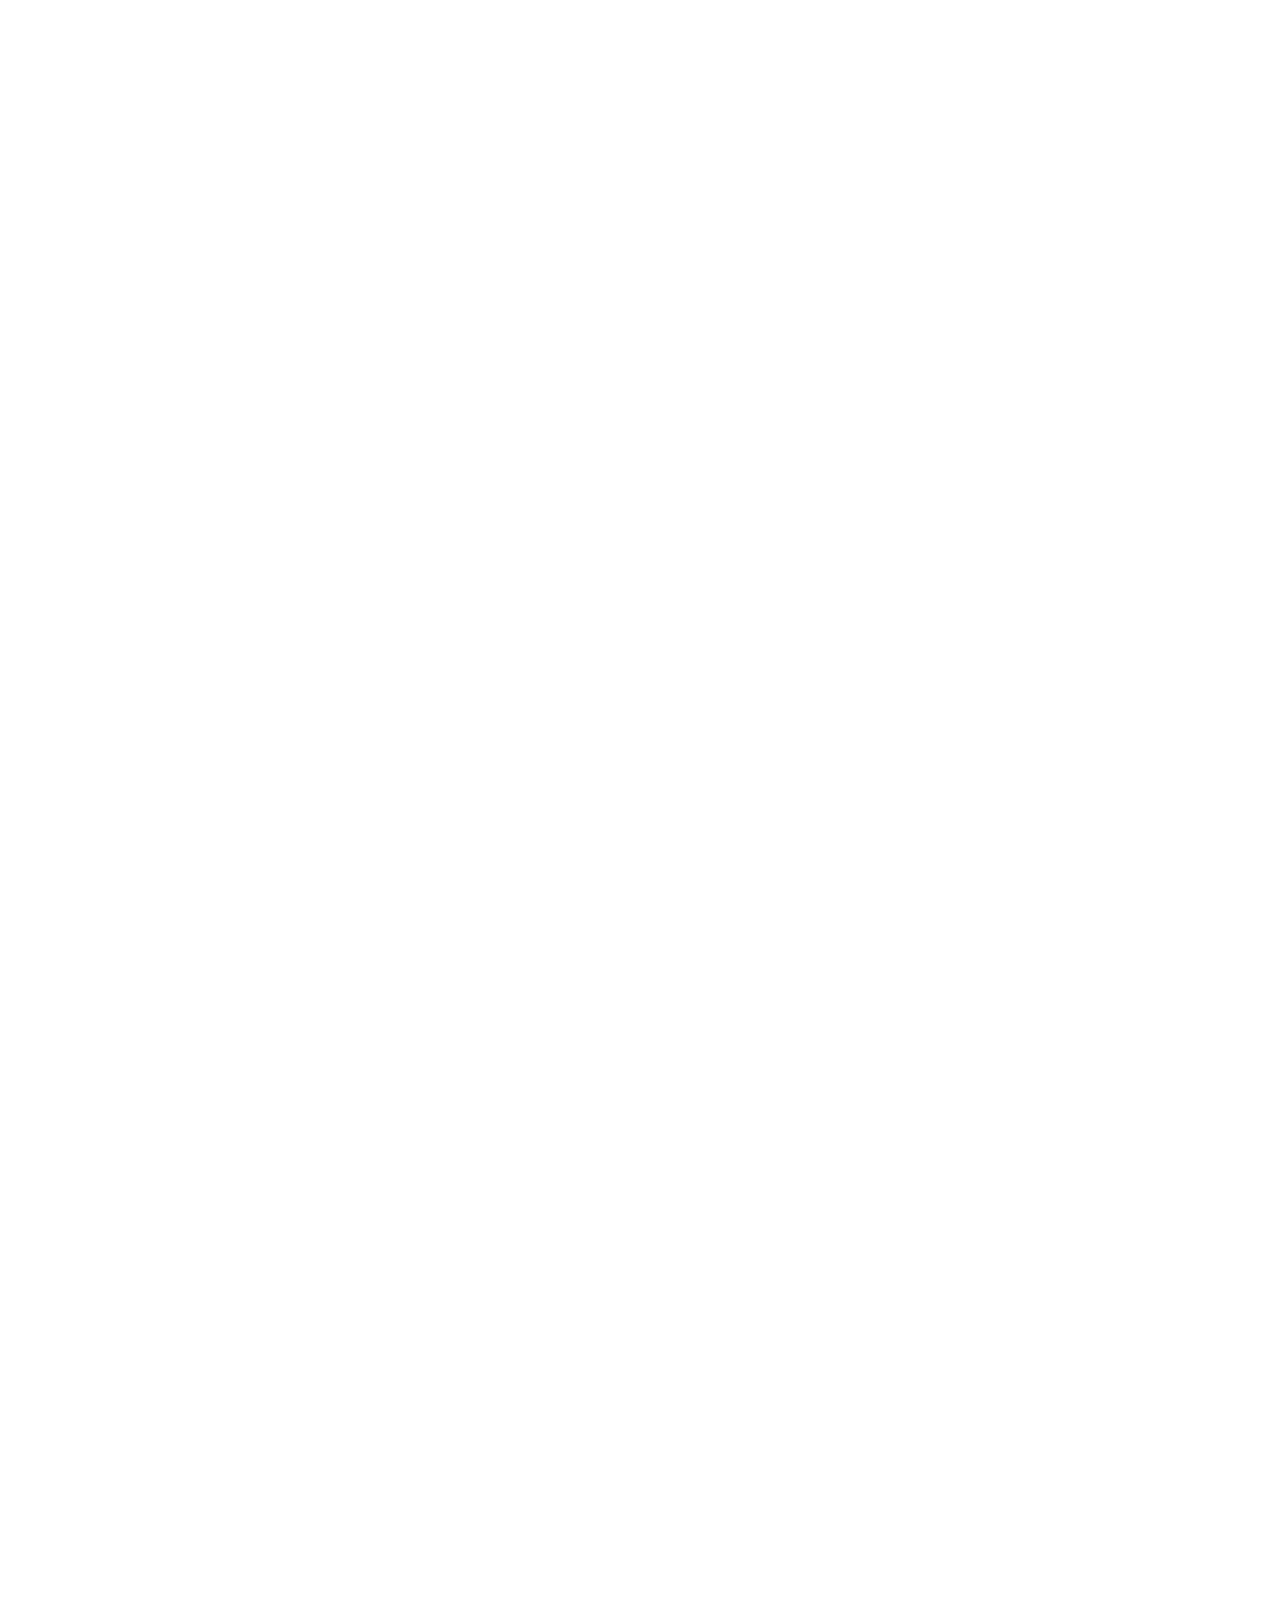
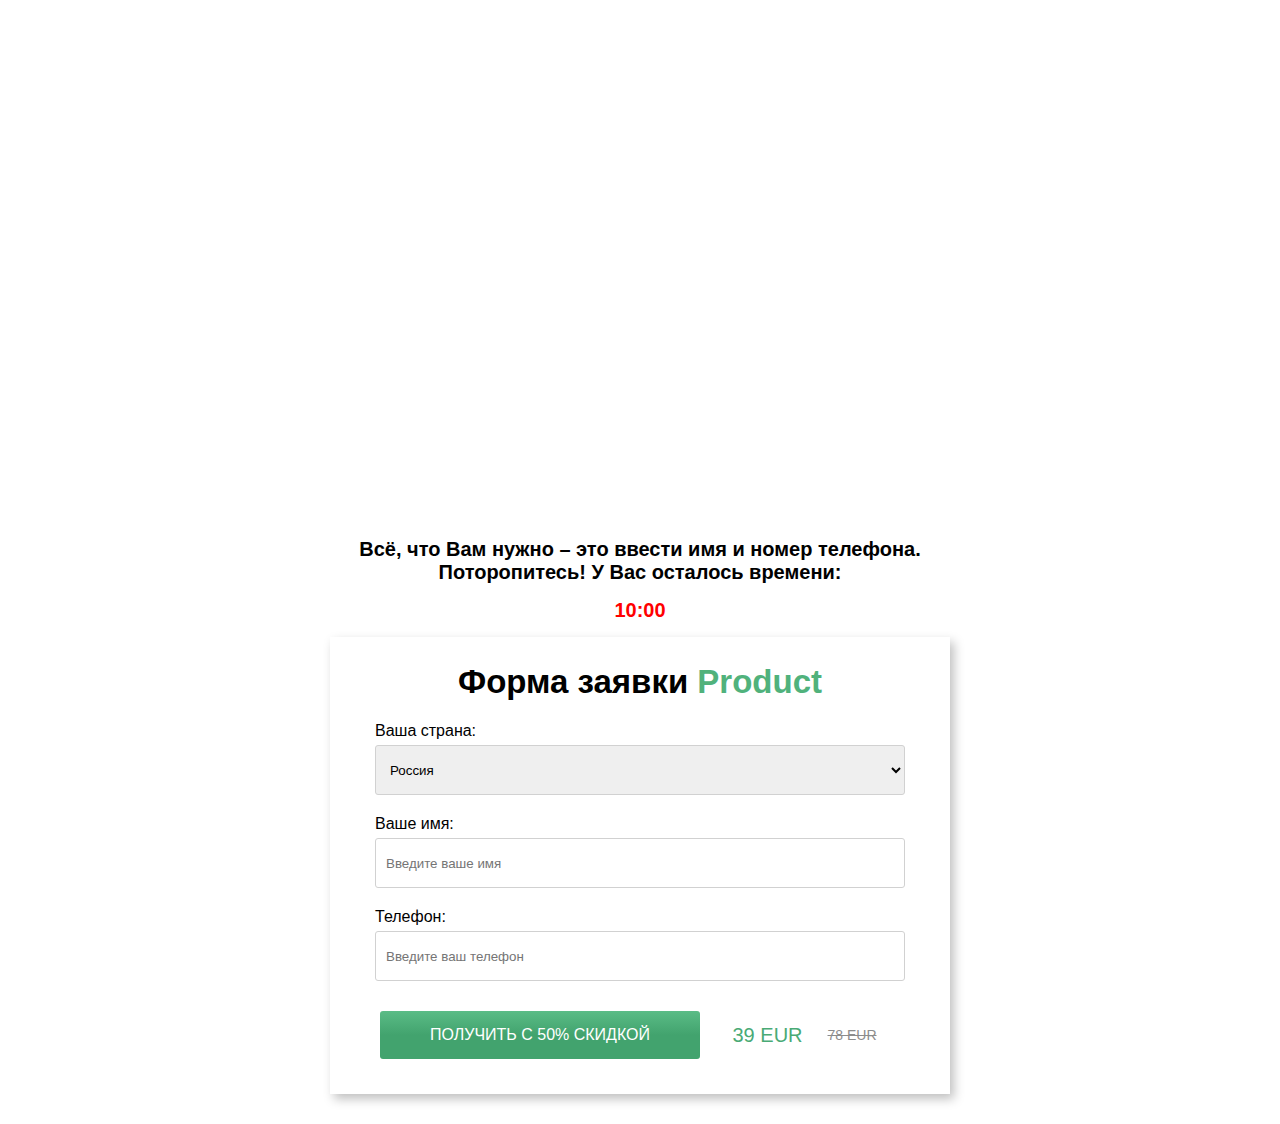
<file: form/index.html>
<!doctype html>
<html lang="en">
<head>
	<meta charset="UTF-8">
	<meta name="viewport" content="width=device-width, user-scalable=no, initial-scale=1.0, maximum-scale=1.0, minimum-scale=1.0">
	<meta http-equiv="X-UA-Compatible" content="ie=edge">
	<title>Document</title>
	<link rel="stylesheet" href="css/style.css">
	<style>
		body {
			padding-top: 2100px;
		}
	</style>
</head>
<body>
<form class="all-form">
	<div class="all-form__time">
		Всё, что Вам нужно – это ввести имя и номер телефона. <span>Поторопитесь! У Вас осталось времени:</span>
		<div class="all-form__count">
			<span class="all-form__min">10</span>:<span class="all-form__sec">00</span>
		</div>
	</div>
	<div class="all-form__body">
		<div class="all-form__title">Форма заявки <span>Product</span></div>
		<div class="all-form__box">
			<div class="all-form__label">
				<span>Ваша страна:</span>
				<select class="all-form__field all-form__select">
					<option selected value="">Россия</option>
					<option value=""></option>
					<option value=""></option>
				</select>
			</div>
			<div class="all-form__label">
				<span>Ваше имя:</span>
				<input class="all-form__field" type="text" placeholder="Введите ваше имя">
			</div>
			<div class="all-form__label">
				<span>Телефон:</span>
				<input class="all-form__field" type="text" placeholder="Введите ваш телефон">
			</div>
		</div>
		<div class="all-form__footer">
			<button class="all-form__btn">Получить с 50% скидкой</button>
			<div class="all-form__prices">
				<div class="all-form__price-new">39 EUR</div>
				<div class="all-form__price-old">78 EUR</div>
			</div>
		</div>
	</div>
</form>

<script src="js/form.js"></script>
</body>
</html>
</file>
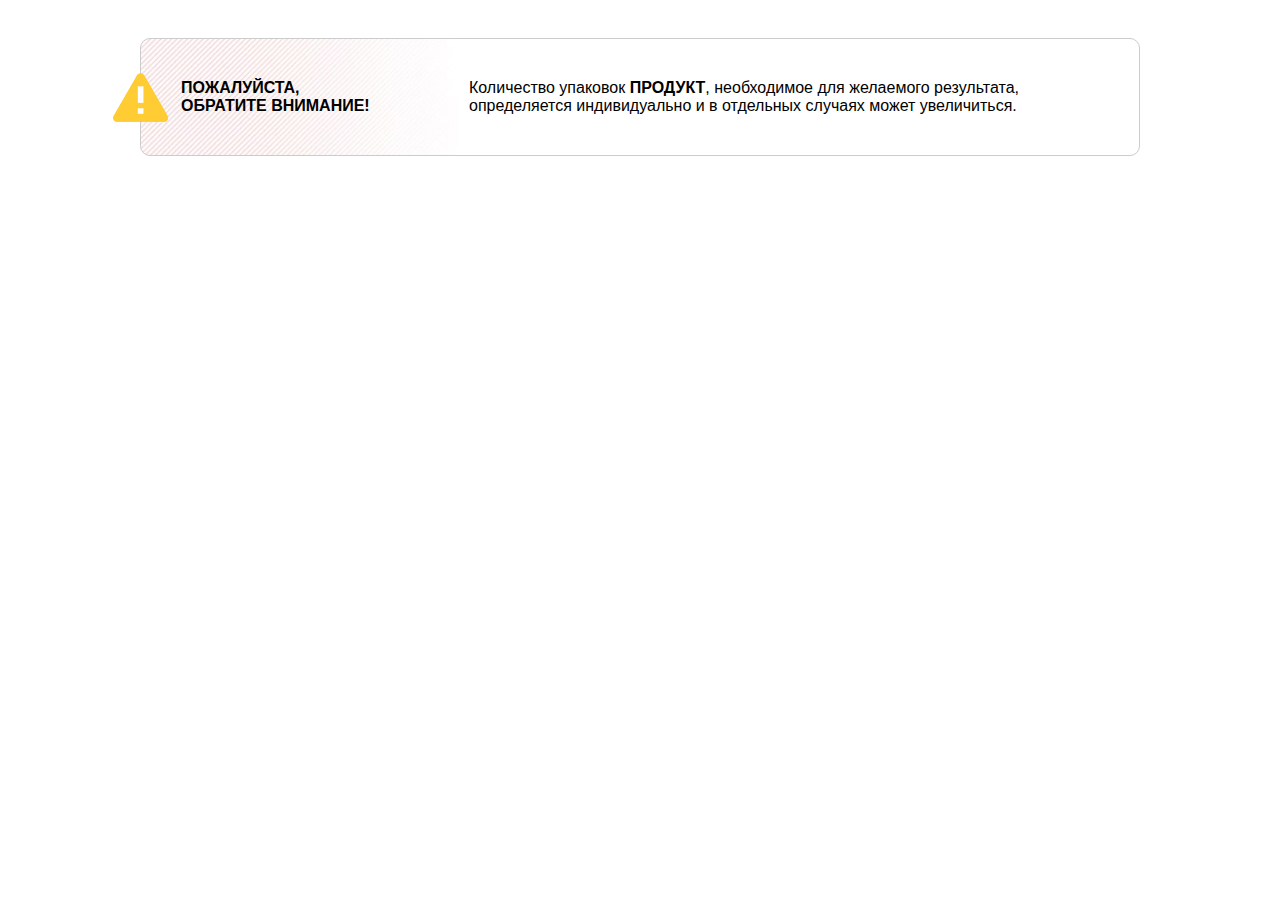
<file: komplektnost/index.html>
<!doctype html>
<html lang="en">
<head>
	<meta charset="UTF-8">
	<meta name="viewport" content="width=device-width, user-scalable=no, initial-scale=1.0, maximum-scale=1.0, minimum-scale=1.0">
	<meta http-equiv="X-UA-Compatible" content="ie=edge">
	<title>Document</title>
	<link rel="stylesheet" href="css/style.css">
</head>
<body>
<section class="alarm">
	<div class="alarm-wrap">
		<div class="alarm-left">
			<h3 class="alarm-title">ПОЖАЛУЙСТА,
				<br>
				ОБРАТИТЕ ВНИМАНИЕ!
			</h3>
		</div>
		<div class="alarm-right">
			<p class="alarm-text">Количество упаковок <b>ПРОДУКТ</b>, необходимое для желаемого результата,
				<span class="text-bold">определяется индивидуально и в отдельных случаях может увеличиться.</span></p>
		</div>
	</div>
</section>
</body>
</html>
</file>
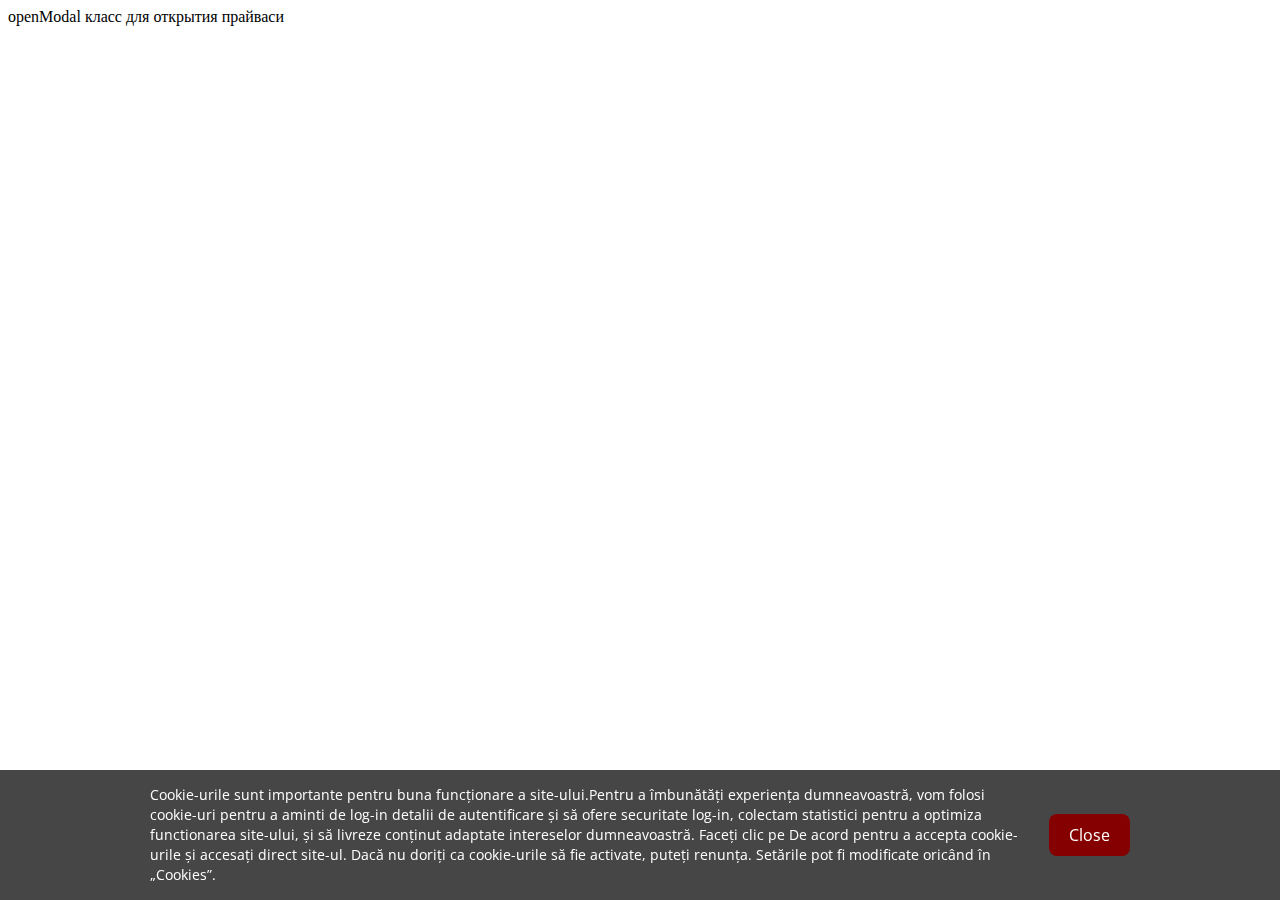
<file: privacy/index.html>
<!DOCTYPE html>
<html lang="en">
<head>
    <meta charset="UTF-8">
    <meta name="viewport" content="width=device-width, initial-scale=1.0">
    <meta http-equiv="X-UA-Compatible" content="ie=edge">
    <title>Document</title>
    <link rel="stylesheet" href="style.css">
</head>
<body>
    <div class="openModal">openModal класс для открытия прайваси</div>
    <div class="privacyAndCoockie">
        <div class="coockie" id="coockie">
            <div class="coockie__wrap">
                <div class="coockie__info">Cookie-urile sunt importante pentru buna funcționare a site-ului.Pentru a îmbunătăți experiența dumneavoastră, vom folosi cookie-uri pentru a aminti de log-in detalii de autentificare și să ofere securitate log-in, colectam statistici pentru a optimiza functionarea site-ului, și să livreze conținut adaptate intereselor dumneavoastră. Faceți clic pe De acord pentru a accepta cookie-urile și accesați direct site-ul. Dacă nu doriți ca cookie-urile să fie activate, puteți renunța. Setările pot fi modificate oricând în „Cookies”.</div>
                <div class="coockie__close" id="coockie__close">Сlose</div>
            </div>
        </div>
        <div class="modal" id="modal">
            <div class="privacy" id="privacy">
                <div class="privacy__content">
                    <div class="privacy__close" id="privacy__close">
                        <span></span>
                        <span></span>
                    </div>
                    <h1>PRIVACY POLICY</h1>
                    <p> The Privacy Policy was updated on June 22, 2020.</p>
                    <p>The privacy is important to MULTITUDE WEALTH LP so we have developed a Privacy Policy that covers how we collect, use, disclose, transfer, and store your personal information.</p>
                    <p>The data controller – MULTITUDE WEALTH LP, registered at</p>
                    <p>Unit 107003 5 Percy Street, Fitzrovia, London, United Kingdom, W1T 1DG</p>
                    <p>E-mail <a href="mailto:info@multitude-wealth.com">info@multitude-wealth.com</a></p>
                    <p>Telephone <a href="tel:+447882853450">+44 7882853450</a></p>
                    <h2>THE PURPOSE OF THE PRIVACY POLICY</h2>
                    <p>The purpose of this Privacy Policy (hereinafter referred as “Policy”) is to inform you as to what information may be collected by MULTITUDE WEALTH LP (hereinafter referred as “the Company”, “we”, “us”, “our”) from you, when you
                        visit our Website (hereinafter referred as “this Website” or “our Website”), how such information will be used by us, with whom such information may be shared, your choices regarding the collection, use, and distribution of such
                        information, your ability to edit, update, correct, or delete such information and the security procedures that we have implemented to protect your privacy.</p>
                    <p>We take all necessary efforts to ensure that our processing of your personal data corresponds the requirements of EU General Data Protection Regulation 2016/679 of the European Parliament and of the Council of 27 April 2016 and the
                        UK Data Protection Act of 2018.</p>
                    <p>By accepting our Privacy Policy, you are confirming that you have read and understand this policy; including how and why we use your information. If you do not want us to collect or process your personal information in the ways
                        described in this policy, please do not use our Website.</p>
                    <h2>THE PERSONAL INFORMATION, WHICH MAY BE COLLECTED</h2>
                    <p>Personal information is data that can be used to identify or contact a single person.</p>
                    <p>We may collect the following information: your name, phone number, e-mail address, delivery information.</p>
                    <p>If you do not want to disclose your personal data to us, please, do not submit it. This means that we will not be able to provide you the service you have requested.</p>
                    <h2>THE NON-PERSONAL INFORMATION, WHICH MAY BE COLLECTED</h2>
                    <p>We also collect data in a form that does not, on its own, permit direct association with any specific individual. The following are some examples of non-personal information that we collect: IP address, browser type, domain name,
                        the date and time of visits, the pages viewed, time spent at our Website etc. This information is collected and analyzed in order to improve the functioning and content of the Website. We may expand the list of personal data
                        requested from you by amending this Policy.</p>
                    <h2>USE OF INFORMATION (PERSONAL AND NON-PERSONAL)</h2>
                    <p>We use information provided by you for a variety of purposes:</p>
                    <p>fulfill your application/order on;</p>
                    <p>understand and meet your needs and preferences;</p>
                    <p>develop new and enhance existing service and product offerings;</p>
                    <p>monitoring and analyzing trends, statistics, usage and activities in connection with our Website;</p>
                    <p>marketing purposes (add you to our email subscription list, send you promotional materials, offers by means of email advertising, direct mail marketing, online banner advertising, etc.);</p>
                    <p>meet legal and regulatory requirements.</p>
                    <p>Non-personally identifiable information may be used to analyze trends and statistics, enhance the Website’s operation, and serve content and advertisements.</p>
                    <h2>PROCESSING</h2>
                    <p>We will process your personal data legally and fairly and not use it outside the purposes of which we have informed you. So far as we are able, we shall ensure that all of your personal data is accurate and up to date. Personal
                        data processing will be carried out the following life cycle (collection, systematization, accumulation, storage, update (update, modify, exploit, distribute), including transfer), depersonalization, blocking, destruction of
                        personal data. </p>
                    <h2>STORAGE OF PERSONAL DATA</h2>
                    <p>Data provided to us is stored in accordance with applicable laws of the jurisdiction of the data subject, at secure locations in EU. We take reasonable steps to ensure that the personal information we collect about you remains
                        accurate, timely, and secure.</p>
                    <p>We are going to store your personal data for 3 years.</p>
                    <h2>TRANSFER OF PERSONAL DATA</h2>
                    <p>We will only transmit your personal data to the party (hereinafter – “party”) who distributes the product that you ordered. The party share your information with the third parties who related to the execution of the order (i.e.
                        call-center, courier services).</p>
                    <p>Information collected by third parties, which may include such things as location data or contact details, is governed by their privacy practices. We encourage you to learn about the privacy practices of those third parties.</p>
                    <h2>DISCLOSURE OF PERSONAL DATA</h2>
                    <p>We may disclose information that we collect about you should we have reason to believe that:</p>
                    <p>it is necessary to identify, contact, or bring legal action against persons or entities who may be causing harm to you, us, or others;</p>
                    <p>it is necessary because of official inquiry of governmental authorities;</p>
                    <p>it is necessary securing compliance with law&#39;s provision or with requirements of judicial proceedings concerning us;</p>
                    <p>we may also disclose information when we believe the law requires it.</p>
                    <h2>RESPONSIBILITY</h2>
                    <p>All employees who collect maintain and/or use personal information are responsible for ensuring that the collection, use and disclosure of this information is carried out in accordance with this Policy and relevant procedures.</p>
                    <h2>ACCESS OR CORRECTIONS TO YOUR INFORMATION</h2>
                    <p>You are able to correct, update or change your personal data provided to us by sending us an e-mail (see “How to contact us”).</p>
                    <p>In addition, you may request us to delete your personal data from our database. Upon your e-mail request to terminate the processing of your personal data, we will terminate processing your personal data. Our contact information is
                        listed below. We will use commercially reasonable efforts to accommodate all such requests.</p>
                    <p>You may also opt out of receiving promotional communications from us at any time by following the instructions in those communications. If you opt out, we may still send you non-promotional communications, such as technical
                        notices, support or administrative notifications or information about changes to this Policy.</p>
                    <p>You also have other rights, which are provided to you by data protection law, including but not limited to: to request access and have free access to your personal data that have been provided to you and that have been subject to
                        processing; to be aware of the amendments made to the terms of this Policy in an efficient manner before the implementation of new amendments or, otherwise, of the new information processing policy; to have easy access to the text
                        of this Policy and its amendments and etc.</p>
                    <p>If you have any request, complaint or claim to us in relation to processing of your personal data by us, please, send it to our contact e-mail from your contact e-mail, which was indicated by you on our Website. Your e-mail should
                        contain:</p>
                    <p>your name and other personal data, which was provided by you to help us to identify you;</p>
                    <p>description of the facts that give rise to the request, claim or complaint and the purpose sought (update, correction or deletion, or fulfillment of duties).</p>
                    <p>We consider all requests from you within 14 days. Before answering the claim, we shall verify your identity and find your personal data in our database. If the claim or information provided is incomplete, we shall request
                        additional information for your identification, which shall be provided by you within 5 days of receipt of the claim to remedy the failures. If you fail to submit the required documentation or information within 5 days of the date
                        of the initial claim, you shall be deemed to have waived the claim. Once your request has been received with complete information, the 14 days’ term will start again. When it is not possible to answer your request within such
                        term, we shall inform you about the reasons for the delay and of the date when your request will be dealt with, which in no case may exceed 30 days following the expiration of the first term.</p>
                    <h2>COOKIES</h2>
                    <p>A cookie is a small piece of data sent from a Website and stored on your computer by your web browser while you are browsing. Cookies allow web applications to respond to you as an individual. The web application can tailor its
                        operations to your needs, likes and dislikes by gathering and remembering information about your preferences.</p>
                    <p>Our Website use cookies to distinguish you from other users of our Websites. This helps us to provide you with a good experience when you browse our Website, to track your online browsing habits on the Internet, allows us to target
                        advertising, which may be interesting to you us and allows us to improve our Website.</p>
                    <p>From cookies we can obtain your IP address, your geo, browser type, domain name, the date and time of visits, the pages viewed, time spent at our Website, etc.</p>
                    <p>Most web browsers are set to accept cookies as a default. You may wish to opt out by turning off cookies (please refer to the help menu on your browser).</p>
                    <h2>THIRD-PARTY LINKS</h2>
                    <p>The Website may contain links to web sites operated and maintained by third parties over which we have no control. Any information you provide to third party websites will be governed under the terms of each website&#39;s privacy
                        policy and we encourage you to investigate and ask questions before disclosing any information to the operators of third-party websites. We bear no responsibility or liability whatsoever for the content, actions, or policies of
                        third-party websites. The inclusion of third-party websites on our Website in no way constitutes an endorsement of such websites&#39; content, actions, or policies. Please, check third-party’s policies before you submit any
                        personal data to these websites.</p>
                    <h2>PROTECTION OF CHILDREN</h2>
                    <p>We understand the importance of taking extra precautions to protect the privacy and safety of children. The Website is a general audience website that is designed or targeted to people at least 18 years of age. We do not knowingly
                        collect, use, or disseminate any personal data from children under the age 18. If, however, we become aware that personal data regarding a child under the age of 18 has been collected on the Website we will make reasonable efforts
                        to delete it from our records immediately.</p>
                    <h2>MODIFICATIONS TO POLICY</h2>
                    <p>This Policy may be amended from time to time. We reserve the right to change this Privacy Policy at any time. Any changes to this Policy will be effective immediately upon posting the latest version on our Website. We will inform
                        you by e-mail about changes, which may be related to purposes of personal data processing, storage terms, personal data receipts and any other essential changes to this Policy. If you disagree with the changes in our Policy,
                        please do not use the Website after the posting of such changes online and withdraw your consent to the processing of personal data by us. By using the Website following the posting of changes to this Policy, you agree to all such
                        changes.</p>
                    <h2>HOW TO CONTACT US</h2>
                    <p>If you have any questions about this Policy, please contact us by</p>
                    <p>e-mail: <a href="mailto:info@multitude-wealth.com">info@multitude-wealth.com</a></p>
                    <p>telephone number: <a href="tel:+447882853450">+44 7882853450</a></p>
                    <p>This Privacy Policy is effective on June 22, 2020.</p>
                </div>
            </div>
        </div>
    </div>


    <script>
    /*
        1. вешаем на любой элемент class="openModal" и по клику на этот элемент будут открываться privacy
        2. запускаем функцию privacyAndCoockie('modal', 'privacy', 'privacy__close', 'openModal', 'coockie', 'coockie__close')
        пояснительная бригада
        modal          - это у нас обертка с прайвасями
        privacy        - это у нас сами прайваси
        privacy__close - это у нас крестик который закрывает прайваси
        openModal      - это у нас элемент который открывает прайваси
        coockie        - это у нас блок с куками
        coockie__close - это у нас элемент который закрывает куки
    */

        privacyAndCoockie('modal', 'privacy', 'privacy__close', 'openModal', 'coockie', 'coockie__close');

        function privacyAndCoockie (modal, privacy, privacy__close, openModal, coockie, coockie__close) {
            modal          = document.getElementById(modal);
            privacy        = document.getElementById(privacy);
            coockie__close = document.getElementById(coockie__close);
            privacy__close = document.getElementById(privacy__close);
            coockie        = document.getElementById(coockie);
            openModal      = document.getElementsByClassName(openModal);
            body           = document.getElementsByTagName('body');

            for (var i = 0; i < openModal.length; i++) {
                openModal[i].onclick = function() {
                    modal.style.display = 'block';
                    body[0].style.overflow = 'hidden';
                };
            };

            privacy__close.onclick = function() {
                modalHide();
            };

            modal.onclick = function(e) {
                if (!privacy.contains(e.target)) {
                    modalHide();
                };
            };

            coockie__close.onclick = function() {
                coockie.style.display = 'none';
            };

            function modalHide() {
                modal.style.display = 'none';
                body[0].style.overflow = 'visible';
            };
        }
    </script>

</body>
</html>
</file>
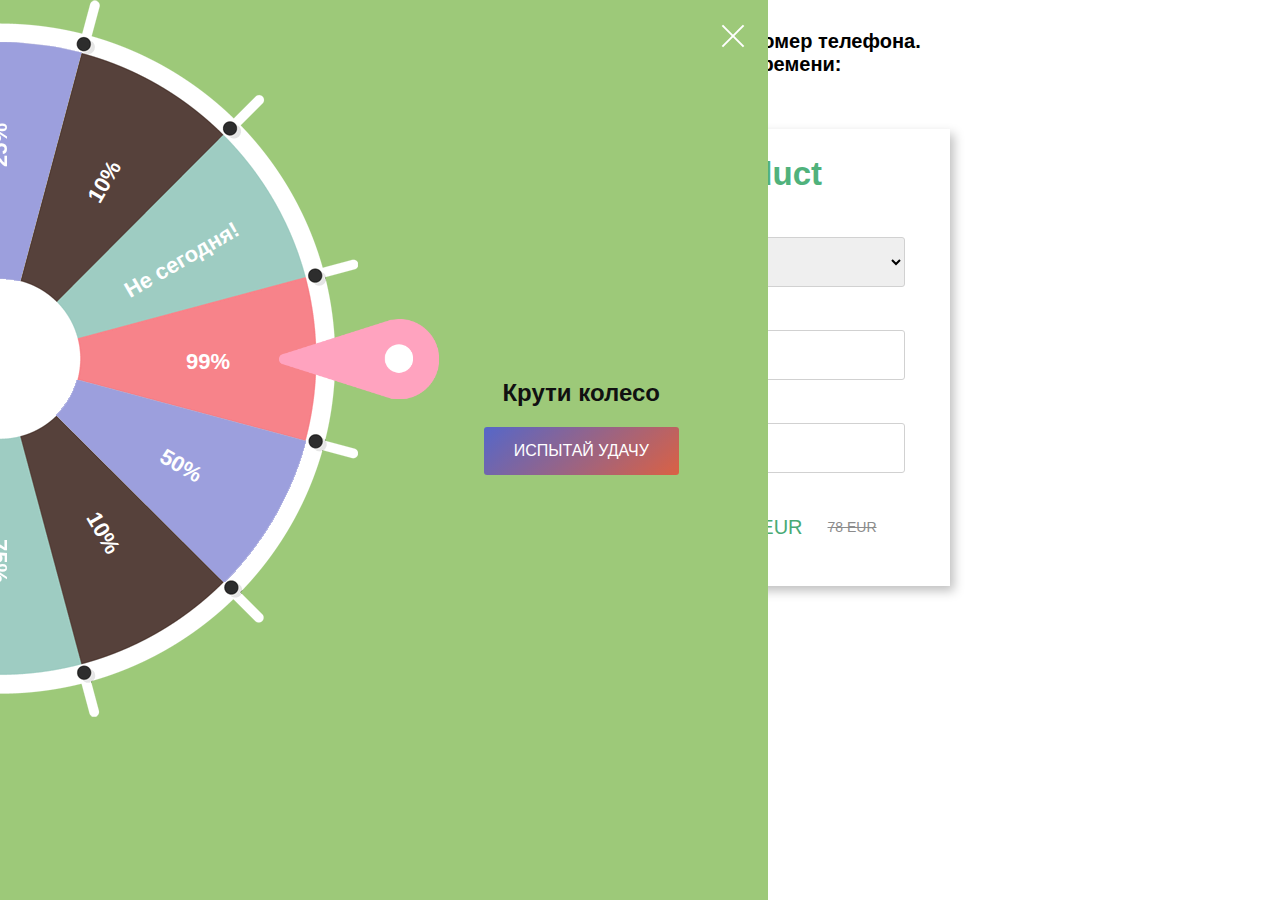
<file: ryle-and-form/index.html>
<!DOCTYPE html>
<html lang="en">

<head>
  <meta charset="UTF-8">
  <meta name="viewport" content="width=device-width, initial-scale=1.0">
  <meta http-equiv="X-UA-Compatible" content="ie=edge">
  <title>Рулетка</title>
  <link rel="stylesheet" href="style.css">
</head>

<body>
<form class="all-form">
  <div class="all-form__time">
    Всё, что Вам нужно – это ввести имя и номер телефона. <span>Поторопитесь! У Вас осталось времени:</span>
    <div class="all-form__count">
      <span class="all-form__min">10</span>:<span class="all-form__sec">00</span>
    </div>
  </div>
  <div class="all-form__body">
    <div class="all-form__title">Форма заявки <span>Product</span></div>
    <div class="all-form__box">
      <div class="all-form__label">
        <span>Ваша страна:</span>
        <select class="all-form__field all-form__select">
          <option selected value="">Россия</option>
          <option value=""></option>
          <option value=""></option>
        </select>
      </div>
      <div class="all-form__label">
        <span>Ваше имя:</span>
        <input class="all-form__field" type="text" placeholder="Введите ваше имя">
      </div>
      <div class="all-form__label">
        <span>Телефон:</span>
        <input class="all-form__field" type="text" placeholder="Введите ваш телефон">
      </div>
    </div>
    <div class="all-form__footer">
      <button class="all-form__btn">Получить с 50% скидкой</button>
      <div class="all-form__prices">
        <div class="all-form__price-new">39 EUR</div>
        <div class="all-form__price-old">78 EUR</div>
      </div>
    </div>
  </div>
</form>

<div class="ryle">
  <div class="ryle__close"><span></span><span></span></div>
  <div class="ryle__box">
    <div class="ryle__media">
      <div class="ryle__item">10%</div>
      <div class="ryle__item">Не сегодня!</div>
      <div class="ryle__item">99%</div>
      <div class="ryle__item">50%</div>
      <div class="ryle__item">10%</div>
      <div class="ryle__item">75%</div>
      <div class="ryle__item">0%</div>
      <div class="ryle__item">50%</div>
      <div class="ryle__item">75%</div>
      <div class="ryle__item">50%</div>
      <div class="ryle__item">0%</div>
      <div class="ryle__item">25%</div>
    </div>
    <div class="ryle__arrow"></div>
  </div>
  <div class="ryle__info">
    <div class="ryle__title">Крути колесо</div>
    <div class="ryle__look">Испытай удачу</div>
    <div class="ryle__discount">
      Ура! Скидка на товар 50%!
    </div>
  </div>
</div>
<script src="jquery.js"></script>
<script src="ryle.js"></script>
</body>

</html>
</file>
<file: form/css/style.css>
.all-form {
	font-family: sans-serif;
	width: 100%;
	max-width: 620px;
	color: #000;
	font-size: 16px;
	margin-right: auto;
	margin-left: auto;
	margin-top: 30px;
	margin-bottom: 30px;
}

.all-form__time {
	text-align: center;
	font-size: 20px;
	font-weight: 700;
}

.all-form__time>span {
	display: block;
}

.all-form__count {
	color: red;
	margin-top: 15px;
}

.all-form__body {
	padding: 25px 45px;
	margin-top: 15px;
	background-color: #fff;
	-webkit-box-shadow: 4px 5px 10px 0px rgba(0, 0, 0, 0.25);
	box-shadow: 4px 5px 10px 0px rgba(0, 0, 0, 0.25);
}

.all-form__title {
	font-size: 33px;
	font-weight: 700;
	text-align: center;
	margin-bottom: 20px;
	line-height: 40px;
}

.all-form__title span {
	color: #50b27c;
}

.all-form__label>span {
	display: block;
	margin-bottom: 5px;
}

.all-form__label+.all-form__label {
	margin-top: 20px;
}

.all-form__field {
	display: block;
	width: 100%;
	height: 50px;
	border: 1px solid #d1d1d1;
	border-radius: 3px;
	padding: 10px;
	-webkit-box-sizing: border-box;
	box-sizing: border-box;
}

.all-form__footer {
	display: -webkit-box;
	display: -ms-flexbox;
	display: flex;
	flex-wrap: wrap;
	-ms-align-items: center;
	-webkit-box-align: center;
	-ms-flex-align: center;
	align-items: center;
	justify-content: center;
	margin-top: 20px;
}

.all-form__btn {
	width: 100%;
	max-width: 320px;
	flex: 1 0 100%;
	padding: 15px 40px;
	border-radius: 3px;
	text-align: center;
	color: #fff;
	text-transform: uppercase;
	margin: 10px 20px 10px 0;
	background-color: #53b57f;
	background: rgb(90, 188, 134);
	background: -o-linear-gradient(top, rgba(90, 188, 134, 1) 0%, rgba(66, 163, 110, 1) 50%);
	background: -webkit-gradient(linear, left top, left bottom, from(rgba(90, 188, 134, 1)), color-stop(50%, rgba(66, 163, 110, 1)));
	background: linear-gradient(180deg, rgba(90, 188, 134, 1) 0%, rgba(66, 163, 110, 1) 50%);
	-webkit-transition: .3s;
	-o-transition: .3s;
	transition: .3s;
	cursor: pointer;
	border: 0;
	font-size: 16px;
}

.all-form__btn:hover {
	text-indent: 10px;
	padding-right: 30px;
	-webkit-box-shadow: inset 10px 0px 20px 0px rgba(0, 0, 0, .4);
	box-shadow: inset 10px 0px 20px 0px rgba(0, 0, 0, .4);
}

.all-form__prices {
	max-width: 180px;
	flex: 1 0 100%;
	display: flex;
	align-items: center;
	justify-content: center;
}

.all-form__price-new {
	margin-right: 15px;
	color: #49aa75;
	font-size: 20px;
	max-width: 80px;
	flex: 1 0 100%;
}

.all-form__price-old {
	font-size: 14px;
	color: #8c8c8c;
	text-decoration: line-through;
	max-width: 60px;
	flex: 1 0 100%;
}

@media (max-width: 576px) {
	.all-form__footer {
		-ms-flex-wrap: wrap;
		flex-wrap: wrap;
		-webkit-box-pack: center;
		-ms-flex-pack: center;
		justify-content: center;
	}

	.all-form__btn {
		margin-right: 0;
		font-size: 15px;
	}

	.all-form__body {
		padding: 25px;
	}
}
</file>
<file: komplektnost/css/style.css>
.alarm {
		font-family: 'Arial', sans-serif;
		width: 100%;
		max-width: 1920px;
		margin: 0 auto;
		padding: 30px;
		box-sizing: border-box;
}

.alarm-wrap {
		max-width: 1000px;
		display: flex;
		flex-wrap: wrap;
		justify-content: space-between;
		align-items: center;
		background: url('../img/alarm-bg.jpg') no-repeat 10% 50%/cover;
		position: relative;
		margin: 0 auto;
		padding: 30px 40px;
		border-radius: 10px;
		border: 1px solid #ccc;
		box-sizing: border-box;
}

.alarm-wrap:before {
		content: '';
		display: block;
		background: url('../img/alarm-before.png') no-repeat center;
		width: 55px;
		height: 49px;
		position: absolute;
		top: 0;
		bottom: 0;
		left: -28px;
		margin: auto;
}

.alarm-left {
		max-width: 210px;
		flex: 1 0 100%;
		margin: 10px 10px 10px 0;
}

.alarm-title {
		font-size: 16px;
		font-weight: 700;
		color: #000;
		margin: 0;
		text-transform: uppercase;
}

.alarm-right {
		font-weight: 400;
		max-width: 630px;
		flex: 1 0 100%;
		margin: 10px 0;
}

.alarm-text {
		margin: 0;
		color: #000;
		font-size: 16px;
}

@media screen and (max-width: 576px) {
		.alarm {
				padding: 30px 10px 30px 40px;
		}
}
</file>
<file: privacy/style.css>
@import url('https://fonts.googleapis.com/css2?family=Open+Sans:wght@400;700&display=swap');

.privacyAndCoockie #privacy.privacy,
.privacyAndCoockie #coockie.coockie,
.privacyAndCoockie #privacy.privacy *,
.privacyAndCoockie #coockie.coockie {
    padding: 0;
    margin: 0;
    background-repeat: no-repeat;
    font-family: 'Open Sans', sans-serif;
    box-sizing: border-box;
}

.privacyAndCoockie #coockie.coockie {
    position: fixed;
    right: 0;
    bottom: 0;
    left: 0;
    z-index: 90;
    background-color: rgba(50, 50, 50, 0.9);
    padding: 15px;
}

.privacyAndCoockie #coockie .coockie__wrap {
    display: flex;
    justify-content: space-between;
    align-items: center;
    width: 100%;
    max-width: 980px;
    margin-right: auto;
    margin-left: auto;
}

.privacyAndCoockie #coockie .coockie__info {
    margin-right: 20px;
    color: #fff;
    font-size: 14px;
    line-height: 20px;
}

.privacyAndCoockie #coockie .coockie__close {
    cursor: pointer;
    padding: 10px 20px;
    border-radius: .5rem;
    background-color: #850000;
    white-space: nowrap;
    color: #fff;
    transition: .3s;
}

.privacyAndCoockie #coockie .coockie__close:hover {
    background-color: red;
}

#modal.modal {
    position: fixed;
    top: 0;
    right: 0;
    bottom: 0;
    left: 0;
    z-index: 100;
    display: none;
    justify-content: center;
    align-items: center;
    width: 100vw;
    height: 100vh;
    background-color: rgba(0, 0, 0, 0.4);
}

.privacyAndCoockie #privacy.privacy {
    position: absolute;
    top: 50%;
    left: 50%;
    transform: translate(-50%, -50%);
    width: 100%;
    max-width: 768px;
    background-color: #fff;
    overflow: hidden;
    padding-bottom: 15px;
    padding-top: 15px;
    text-align: left;
}

.privacyAndCoockie #privacy .privacy__content {
    height: 80vh;
    overflow-y: auto;
    padding: 0 15px 15px 15px;
}

.privacyAndCoockie #privacy .privacy__content h1 {
    margin-right: 35px;
    font-size: 36px;
    color: #454545;
    margin-bottom: 10px;
    line-height: 35px;
    font-weight: 700;
    letter-spacing: 0;
}

.privacyAndCoockie #privacy .privacy__content h2 {
    font-size: 22px;
    color: #727272;
    margin-bottom: 10px;
    line-height: 22px;
    font-weight: 700;
    letter-spacing: 0;
}

.privacyAndCoockie #privacy .privacy__content p {
    font-size: 16px;
    color: #454545;
    margin-bottom: 5px;
    line-height: 20px;
    font-weight: 400;
    letter-spacing: 0;
}

.privacyAndCoockie #privacy .privacy__content a {
    font-size: 16px;
    color: #1017ec;
    margin-bottom: 5px;
    line-height: 20px;
    font-weight: 400;
    text-decoration: underline;
    letter-spacing: 0;
}

.privacyAndCoockie #privacy .privacy__content p + h2 {
    margin-top: 20px;
}

.privacyAndCoockie #privacy .privacy__close {
    position: absolute;
    top: 15px;
    right: 30px;
    width: 30px;
    height: 30px;
    padding: 5px;
    margin-left: auto;
    background-color: #efefef;
    cursor: pointer;
    transition: .3s;
    -webkit-box-sizing: border-box;
    box-sizing: border-box;
}

.privacyAndCoockie #privacy .privacy__close span {
    position: absolute;
    left: 5px;
    top: 50%;
    width: calc(100% - 10px);
    height: 2px;
    background-color: #fff;
    transition: .3s transform;
    margin-top: -1px;
    box-shadow: 0 0 2px #757575;
}

.privacyAndCoockie #privacy .privacy__close:hover {
    background-color: #dadada;
}

.privacyAndCoockie #privacy .privacy__close:hover span:first-child {
    transform: rotate(135deg);
}

.privacyAndCoockie #privacy .privacy__close:hover span:last-child {
    transform: rotate(220deg);
}

.privacyAndCoockie #privacy .privacy__close span:first-child {
    transform: rotate(45deg);
}

.privacyAndCoockie #privacy .privacy__close span:last-child {
    transform: rotate(135deg);
}

@media(max-width: 768px) {
    .privacyAndCoockie #privacy .privacy__close {
        right: 15px;
    }

    .privacyAndCoockie #coockie .coockie__wrap {
        flex-direction: column;
        align-items: flex-start;
    }

    .privacyAndCoockie #coockie .coockie__info {
        margin-right: 0;
        line-height: 18px;
    }

    .privacyAndCoockie #coockie .coockie__close {
        margin-top: 15px;
    }
}
</file>
<file: ryle-and-form/style.css>
.ryle {
    position: fixed;
    top: 0;
    bottom: 0;
    left: 0;
    z-index: 100;
    display: -webkit-box;
    display: -ms-flexbox;
    display: flex;
    width: 830px;
    height: 100vh;
    background-color: #9dc979;
    -webkit-transform: translateX(-100%);
    -ms-transform: translateX(-100%);
    transform: translateX(-100%);
    font-family: sans-serif;
    -webkit-transition: .6s ease-in;
    -o-transition: .6s ease-in;
    transition: .6s ease-in
}

.ryle_active {
    -webkit-transform: translateX(0);
    -ms-transform: translateX(0);
    transform: translateX(0)
}

.ryle__close {
    position: absolute;
    top: 20px;
    right: 20px;
    width: 30px;
    height: 30px;
    cursor: pointer;
    -webkit-transition: .3s;
    -o-transition: .3s;
    transition: .3s
}

.ryle__close:hover {
    -webkit-transform: rotate(90deg);
    -ms-transform: rotate(90deg);
    transform: rotate(90deg)
}

.ryle__close:hover span {
    background-color: #000
}

.ryle__close span {
    position: absolute;
    top: 50%;
    left: 0;
    width: 100%;
    height: 2px;
    background-color: #fff
}

.ryle__close span:first-child {
    -webkit-transform: rotate(45deg);
    -ms-transform: rotate(45deg);
    transform: rotate(45deg)
}

.ryle__close span:last-child {
    -webkit-transform: rotate(-45deg);
    -ms-transform: rotate(-45deg);
    transform: rotate(-45deg)
}

.ryle__box {
    position: relative;
    margin-left: -359px;
    width: 718px;
    height: 718px
}

.ryle__media {
    width: 100%;
    height: 100%;
    position: relative;
    background-image: url("img/bg.png");
    background-repeat: no-repeat;
    -webkit-transition: 5s -webkit-transform;
    transition: 5s -webkit-transform;
    -o-transition: 5s transform;
    transition: 5s transform;
    transition: 5s transform, 5s -webkit-transform
}

.ryle__media_active {
    -webkit-transform: rotate(1290deg) scale(1);
    -ms-transform: rotate(1290deg) scale(1);
    transform: rotate(1290deg) scale(1)
}

.ryle__item {
    position: absolute;
    top: 50%;
    left: 50%;
    padding-left: 40px;
    width: 100%;
    max-width: 300px;
    color: #fff;
    font-weight: 700;
    max-width: 176px;
    text-align: center;
    font-size: 22px
}

.ryle__item:nth-of-type(1) {
    -webkit-transform: rotate(-60deg) translate(143px, -98px);
    -ms-transform: rotate(-60deg) translate(143px, -98px);
    transform: rotate(-60deg) translate(143px, -98px)
}

.ryle__item:nth-of-type(2) {
    -webkit-transform: rotate(-30deg) translate(100px, -60px);
    -ms-transform: rotate(-30deg) translate(100px, -60px);
    transform: rotate(-30deg) translate(100px, -60px)
}

.ryle__item:nth-of-type(3) {
    -webkit-transform: rotate(0deg) translate(80px, -10px);
    -ms-transform: rotate(0deg) translate(80px, -10px);
    transform: rotate(0deg) translate(80px, -10px)
}

.ryle__item:nth-of-type(4) {
    -webkit-transform: rotate(30deg) translate(90px, 45px);
    -ms-transform: rotate(30deg) translate(90px, 45px);
    transform: rotate(30deg) translate(90px, 45px)
}

.ryle__item:nth-of-type(5) {
    -webkit-transform: rotate(60deg) translate(117px, 85px);
    -ms-transform: rotate(60deg) translate(117px, 85px);
    transform: rotate(60deg) translate(117px, 85px)
}

.ryle__item:nth-of-type(6) {
    -webkit-transform: rotate(90deg) translate(169px, 109px);
    -ms-transform: rotate(90deg) translate(169px, 109px);
    transform: rotate(90deg) translate(169px, 109px)
}

.ryle__item:nth-of-type(7) {
    -webkit-transform: rotate(120deg) translate(234px, 100px);
    -ms-transform: rotate(120deg) translate(234px, 100px);
    transform: rotate(120deg) translate(234px, 100px)
}

.ryle__item:nth-of-type(8) {
    -webkit-transform: rotate(150deg) translate(277px, 63px);
    -ms-transform: rotate(150deg) translate(277px, 63px);
    transform: rotate(150deg) translate(277px, 63px)
}

.ryle__item:nth-of-type(9) {
    -webkit-transform: rotate(180deg) translate(297px, 20px);
    -ms-transform: rotate(180deg) translate(297px, 20px);
    transform: rotate(180deg) translate(297px, 20px)
}

.ryle__item:nth-of-type(10) {
    -webkit-transform: rotate(210deg) translate(287px, -47px);
    -ms-transform: rotate(210deg) translate(287px, -47px);
    transform: rotate(210deg) translate(287px, -47px)
}

.ryle__item:nth-of-type(11) {
    -webkit-transform: rotate(240deg) translate(259px, -85px);
    -ms-transform: rotate(240deg) translate(259px, -85px);
    transform: rotate(240deg) translate(259px, -85px)
}

.ryle__item:nth-of-type(12) {
    -webkit-transform: rotate(270deg) translate(207px, -108px);
    -ms-transform: rotate(270deg) translate(207px, -108px);
    transform: rotate(270deg) translate(207px, -108px)
}

.ryle__arrow {
    position: absolute;
    top: 50%;
    margin-top: -40px;
    right: -80px;
    width: 160px;
    height: 80px;
    background-image: url("img/arrow.png");
    background-repeat: no-repeat;
    background-size: cover
}

.ryle__info {
    margin: auto 50px auto auto;
    text-align: center;
    max-width: 275px;
}

.ryle__title {
    margin-bottom: 20px;
    font-weight: 700;
    font-size: 24px;
    text-align: center;
    color: #111
}

.ryle__look {
    display: inline-block;
    padding: 15px 30px;
    background-color: #111;
    color: #fff;
    text-align: center;
    border-radius: 3px;
    cursor: pointer;
    -webkit-transition: .3s;
    -o-transition: .3s;
    transition: .3s;
    text-transform: uppercase;
    background: -o-linear-gradient(313deg, #5567c9, #da6144);background: linear-gradient(137deg, #5567c9, #da6144);
}

.ryle__look:hover {
    background-color: #272727;
    text-indent: 10px;
    padding-right: 20px;
}

.ryle__discount {
    visibility: hidden;
    opacity: 0;
    margin-top: 20px;
    font-size: 22px;
    color: #fff;
    -webkit-transition: .3s;
    -o-transition: .3s;
    transition: .3s;
}

.ryle__discount_active {
    visibility: visible;
    opacity: 1;
}

@media (max-width: 1280px) {
    .ryle {
        width: 768px
    }
}

@media (max-width: 768px) {
    .ryle {
        width: 100vw;
        -webkit-box-orient: vertical;
        -webkit-box-direction: normal;
        -ms-flex-direction: column;
        flex-direction: column;
        overflow-y: auto
    }

    .ryle__box {
        margin-left: -239px;
        min-width: 460px;
        min-height: 460px;
        width: 460px;
        height: 460px
    }

    .ryle__media {
        background-size: cover
    }

    .ryle__info {
        margin-right: 15px
    }

    .ryle__arrow {
        right: -62px;
        width: 100px;
        height: 50px
    }

    .ryle__item {
        font-weight: 400;
        font-size: 11px;
        padding-left: 15px;
        max-width: 129px
    }

    .ryle__item:nth-of-type(1) {
        -webkit-transform: rotate(-60deg) translate(93px, -67px);
        -ms-transform: rotate(-60deg) translate(93px, -67px);
        transform: rotate(-60deg) translate(93px, -67px)
    }

    .ryle__item:nth-of-type(2) {
        -webkit-transform: rotate(-30deg) translate(65px, -43px);
        -ms-transform: rotate(-30deg) translate(65px, -43px);
        transform: rotate(-30deg) translate(65px, -43px)
    }

    .ryle__item:nth-of-type(3) {
        -webkit-transform: rotate(0deg) translate(52px, -13px);
        -ms-transform: rotate(0deg) translate(52px, -13px);
        transform: rotate(0deg) translate(52px, -13px)
    }

    .ryle__item:nth-of-type(4) {
        -webkit-transform: rotate(30deg) translate(59px, 31px);
        -ms-transform: rotate(30deg) translate(59px, 31px);
        transform: rotate(30deg) translate(59px, 31px)
    }

    .ryle__item:nth-of-type(5) {
        -webkit-transform: rotate(60deg) translate(77px, 57px);
        -ms-transform: rotate(60deg) translate(77px, 57px);
        transform: rotate(60deg) translate(77px, 57px)
    }

    .ryle__item:nth-of-type(6) {
        -webkit-transform: rotate(90deg) translate(110px, 73px);
        -ms-transform: rotate(90deg) translate(110px, 73px);
        transform: rotate(90deg) translate(110px, 73px)
    }

    .ryle__item:nth-of-type(7) {
        -webkit-transform: rotate(120deg) translate(154px, 67px);
        -ms-transform: rotate(120deg) translate(154px, 67px);
        transform: rotate(120deg) translate(154px, 67px)
    }

    .ryle__item:nth-of-type(8) {
        -webkit-transform: rotate(150deg) translate(182px, 41px);
        -ms-transform: rotate(150deg) translate(182px, 41px);
        transform: rotate(150deg) translate(182px, 41px)
    }

    .ryle__item:nth-of-type(9) {
        -webkit-transform: rotate(180deg) translate(195px, 14px);
        -ms-transform: rotate(180deg) translate(195px, 14px);
        transform: rotate(180deg) translate(195px, 14px)
    }

    .ryle__item:nth-of-type(10) {
        -webkit-transform: rotate(210deg) translate(189px, -30px);
        -ms-transform: rotate(210deg) translate(189px, -30px);
        transform: rotate(210deg) translate(189px, -30px)
    }

    .ryle__item:nth-of-type(11) {
        -webkit-transform: rotate(240deg) translate(171px, -56px);
        -ms-transform: rotate(240deg) translate(171px, -56px);
        transform: rotate(240deg) translate(171px, -56px)
    }

    .ryle__item:nth-of-type(12) {
        -webkit-transform: rotate(270deg) translate(137px, -73px);
        -ms-transform: rotate(270deg) translate(137px, -73px);
        transform: rotate(270deg) translate(137px, -73px)
    }
}

@media (max-width: 480px) {
    .ryle__box {
        margin-left: -270px;
        margin-top: -120px
    }

    .ryle__title {
        font-size: 18px;
        margin-bottom: 10px
    }
}

.all-form {
    font-family: sans-serif;
    width: 100%;
    max-width: 620px;
    color: #000;
    font-size: 16px;
    margin-right: auto;
    margin-left: auto;
    margin-top: 30px;
    margin-bottom: 30px;
}

.all-form__time {
    text-align: center;
    font-size: 20px;
    font-weight: 700;
}

.all-form__time > span {
    display: block;
}

.all-form__count {
    color: red;
    margin-top: 15px;
}

.all-form__body {
    padding: 25px 45px;
    margin-top: 15px;
    background-color: #fff;
    -webkit-box-shadow: 4px 5px 10px 0px rgba(0, 0, 0, 0.25);
    box-shadow: 4px 5px 10px 0px rgba(0, 0, 0, 0.25);
}

.all-form__title {
    font-size: 33px;
    font-weight: 700;
    text-align: center;
    margin-bottom: 20px;
    line-height: 40px;
}

.all-form__title span {
    color: #50b27c;
}

.all-form__label > span {
    display: block;
    margin-bottom: 5px;
}

.all-form__label + .all-form__label {
    margin-top: 20px;
}

.all-form__field {
    display: block;
    width: 100%;
    height: 50px;
    border: 1px solid #d1d1d1;
    border-radius: 3px;
    padding: 10px;
    -webkit-box-sizing: border-box;
    box-sizing: border-box;
}

.all-form__footer {
    display: -webkit-box;
    display: -ms-flexbox;
    display: flex;
    flex-wrap: wrap;
    -ms-align-items: center;
    -webkit-box-align: center;
    -ms-flex-align: center;
    align-items: center;
    justify-content: center;
    margin-top: 20px;
}

.all-form__btn {
    width: 100%;
    max-width: 320px;
    flex: 1 0 100%;
    padding: 15px 40px;
    border-radius: 3px;
    text-align: center;
    color: #fff;
    text-transform: uppercase;
    margin: 10px 20px 10px 0;
    background-color: #53b57f;
    background: rgb(90,188,134);
    background: -o-linear-gradient(top, rgba(90,188,134,1) 0%, rgba(66,163,110,1) 50%);
    background: -webkit-gradient(linear, left top, left bottom, from(rgba(90,188,134,1)), color-stop(50%, rgba(66,163,110,1)));
    background: linear-gradient(180deg, rgba(90,188,134,1) 0%, rgba(66,163,110,1) 50%);
    -webkit-transition: .3s;
    -o-transition: .3s;
    transition: .3s;
    cursor: pointer;
    border: 0;
    font-size: 16px;
}

.all-form__btn:hover {
    text-indent: 10px;
    padding-right: 30px;
    -webkit-box-shadow: inset 10px 0px 20px 0px rgba(0, 0, 0, .4);
    box-shadow: inset 10px 0px 20px 0px rgba(0, 0, 0, .4);
}

.all-form__prices {
    max-width: 180px;
    flex: 1 0 100%;
    display: flex;
    align-items: center;
    justify-content: center;
}

.all-form__price-new {
    margin-right: 15px;
    color: #49aa75;
    font-size: 20px;
    max-width: 80px;
    flex: 1 0 100%;
}

.all-form__price-old {
    font-size: 14px;
    color: #8c8c8c;
    text-decoration: line-through;
    max-width: 60px;
    flex: 1 0 100%;
}

@media (max-width: 576px) {
    .all-form__footer {
        -ms-flex-wrap: wrap;
        flex-wrap: wrap;
        -webkit-box-pack: center;
        -ms-flex-pack: center;
        justify-content: center;
    }

    .all-form__btn {
        margin-right: 0;
        font-size: 15px;
    }

    .all-form__body {
        padding: 25px;
    }
}
</file>
